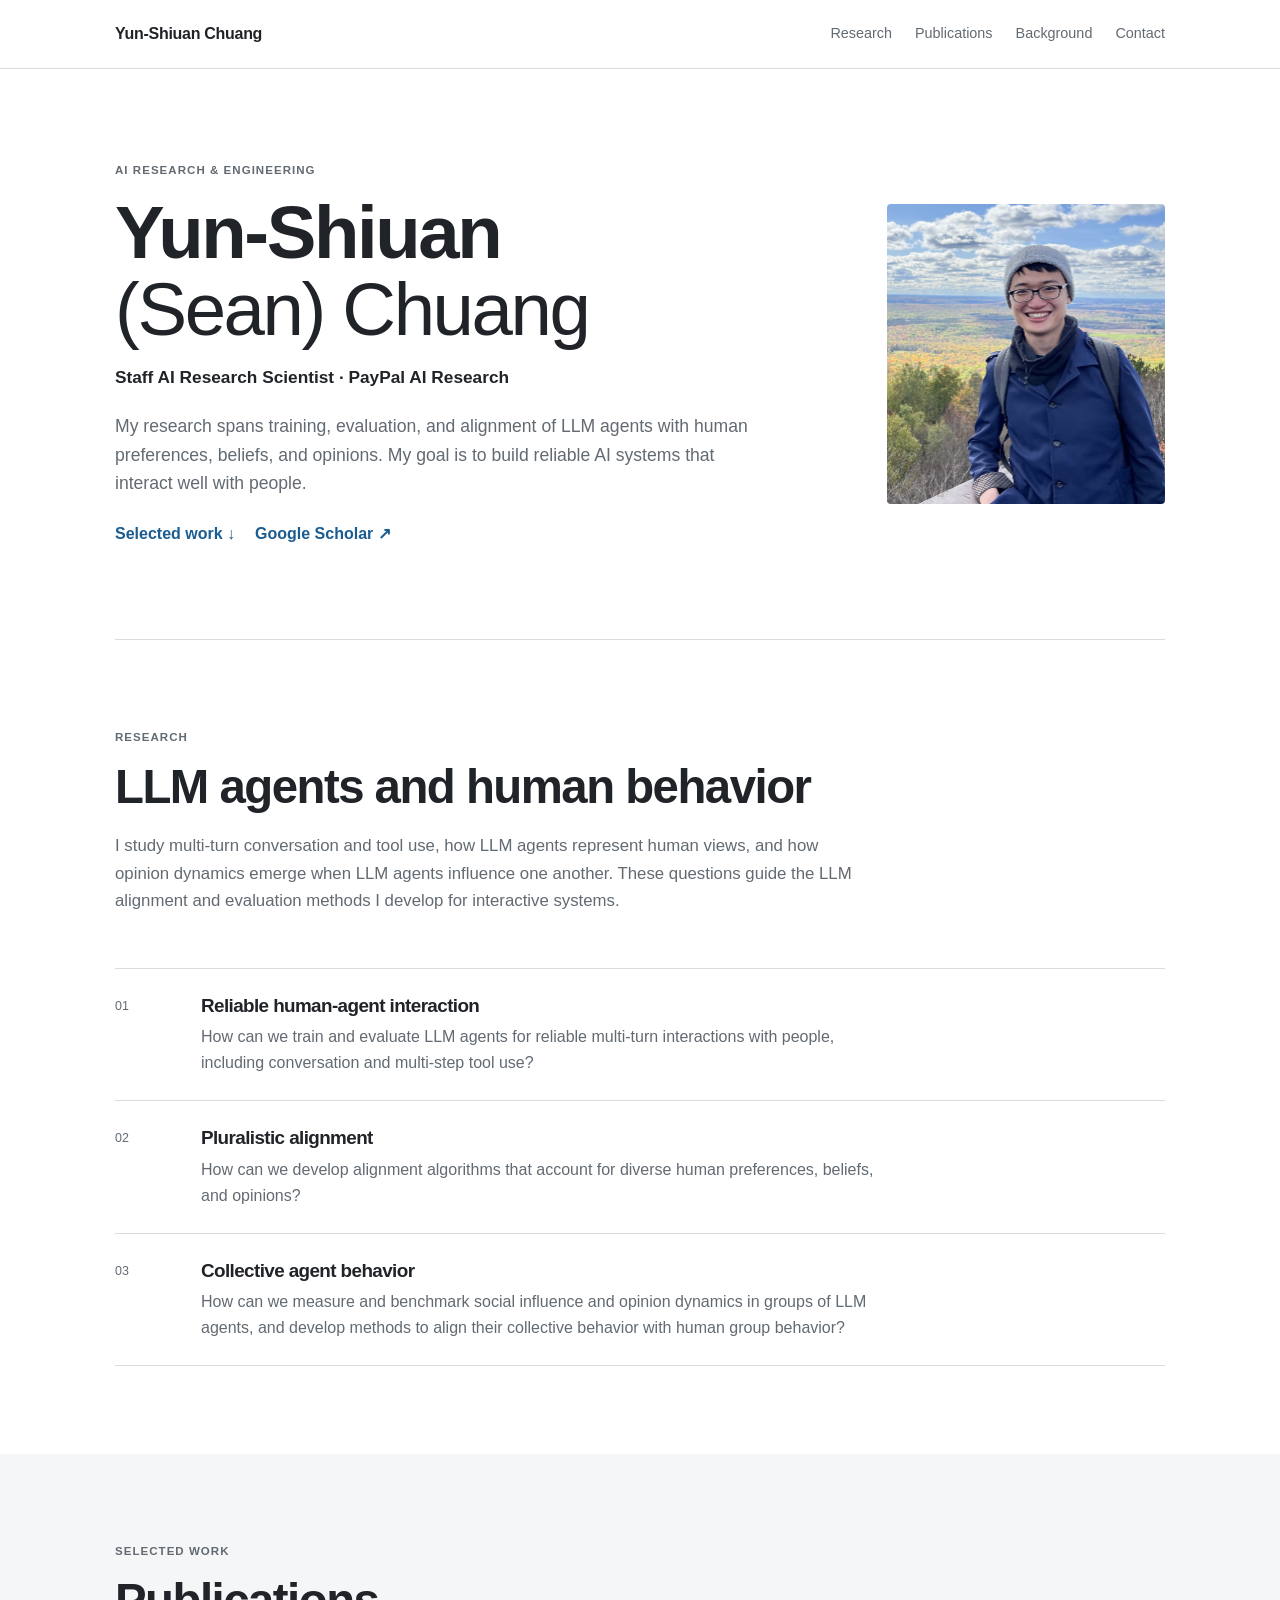
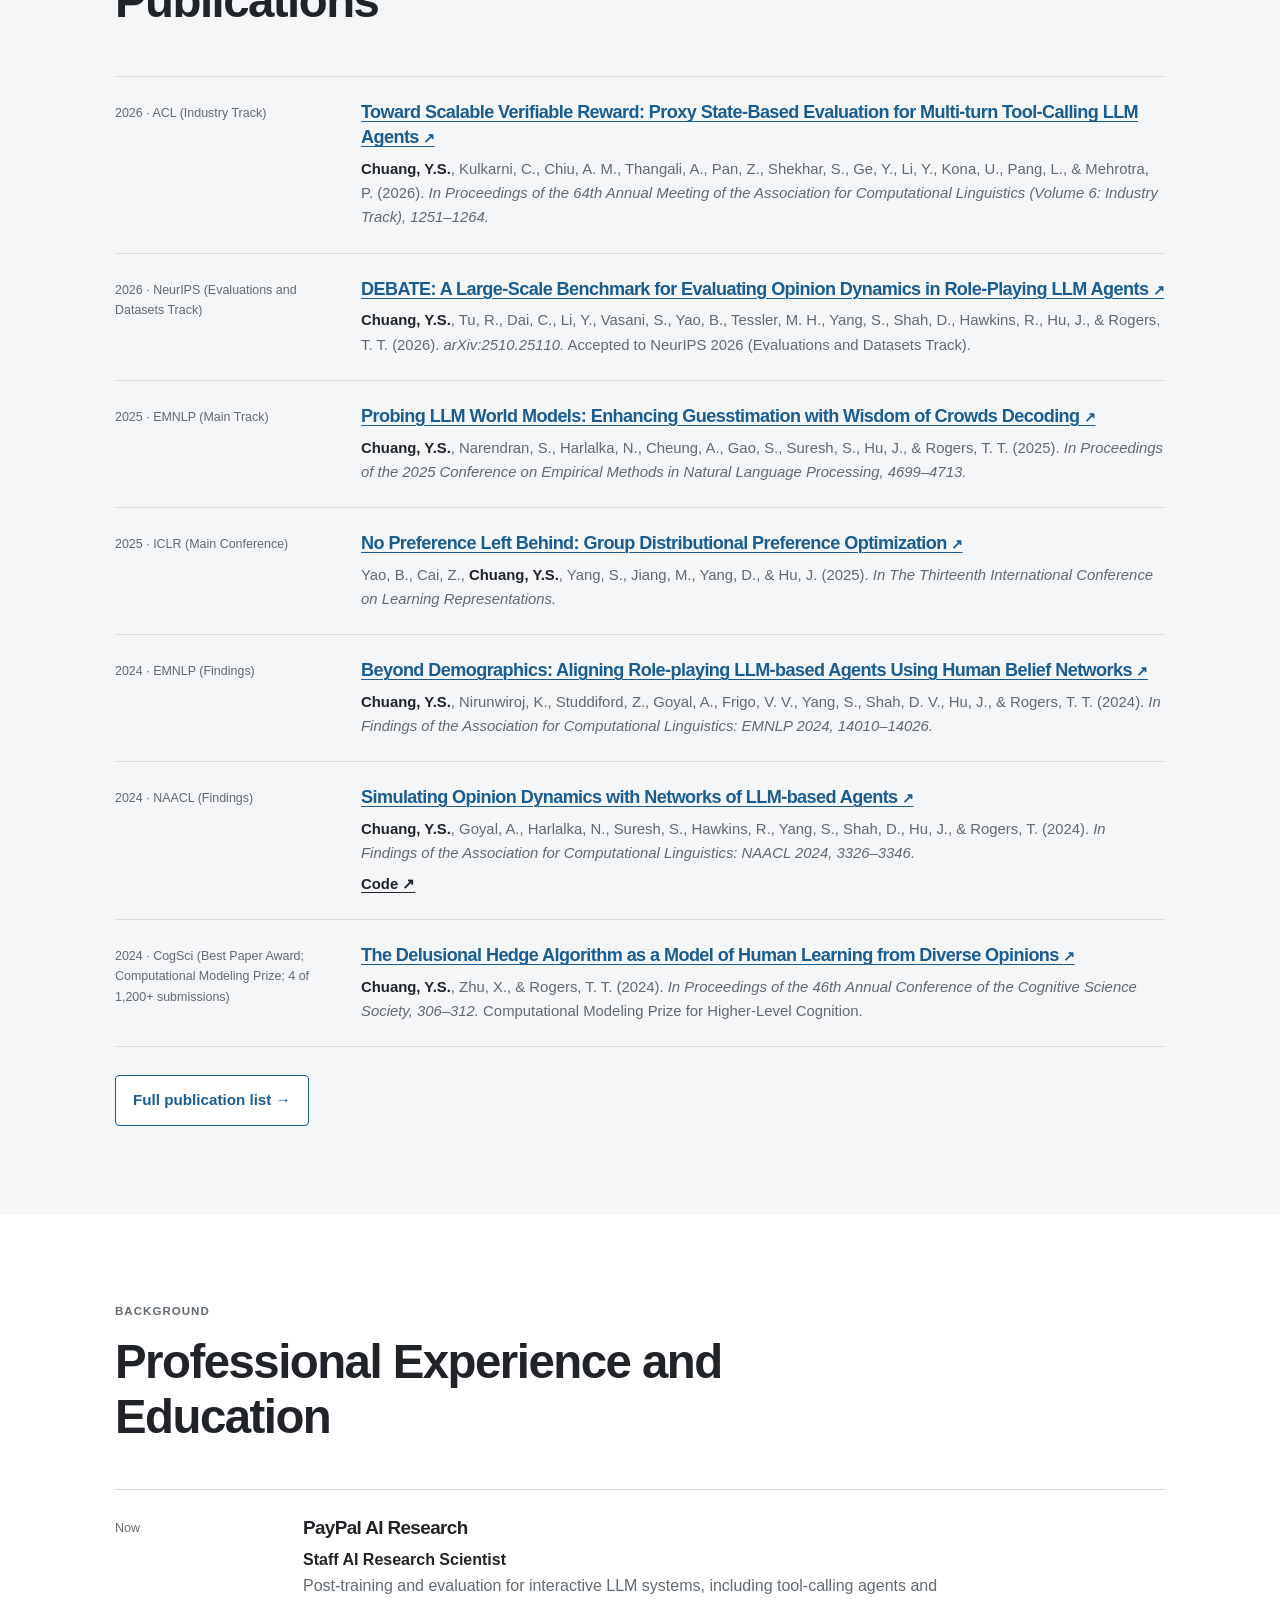
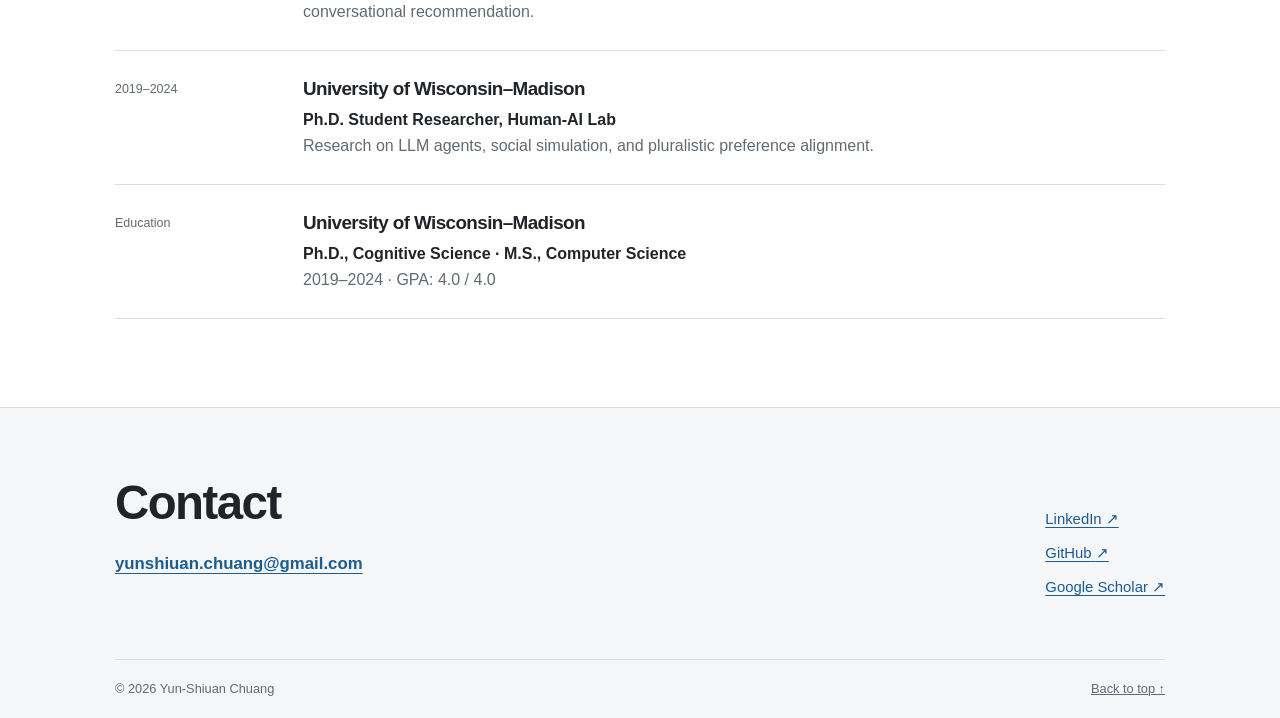
<file: index.html>
<!doctype html>
<html lang="en">
  <head>
    <meta charset="utf-8">
    <meta name="viewport" content="width=device-width, initial-scale=1">
    <meta name="description" content="Yun-Shiuan (Sean) Chuang is a Staff AI Research Scientist working on post-training, evaluation, and alignment for LLM agents.">
    <meta name="author" content="Yun-Shiuan (Sean) Chuang">
    <meta name="theme-color" content="#ffffff">
    <title>Yun-Shiuan (Sean) Chuang | AI Research Scientist</title>
    <link href="css/portfolio-2026.css" rel="stylesheet">
  </head>
  <body class="site-home">
    <a class="skip-link" href="#main-content">Skip to content</a>

    <header class="site-header">
      <nav class="content-width site-nav" aria-label="Primary navigation">
        <a class="site-name" href="#top">Yun-Shiuan Chuang</a>
        <div class="nav-links">
          <a href="#research">Research</a>
          <a href="publications.html">Publications</a>
          <a href="#background">Background</a>
          <a href="#contact">Contact</a>
        </div>
      </nav>
    </header>

    <main id="main-content">
      <section class="hero content-width" id="top" aria-labelledby="page-title">
        <div class="hero-copy">
          <p class="eyebrow">AI research &amp; engineering</p>
          <h1 id="page-title">Yun-Shiuan<br><span>(Sean) Chuang</span></h1>
          <p class="hero-role">Staff AI Research Scientist · PayPal AI Research</p>
          <p class="hero-intro">My research spans training, evaluation, and alignment of LLM agents with human preferences, beliefs, and opinions. My goal is to build reliable AI systems that interact well with people.</p>
          <p class="link-row">
            <a href="#publications">Selected work <span aria-hidden="true">↓</span></a>
            <a href="https://scholar.google.com/citations?user=XO6Nt0AAAAAJ&amp;hl=en" target="_blank" rel="noopener noreferrer">Google Scholar <span aria-hidden="true">↗</span></a>
          </p>
        </div>
        <figure class="portrait">
          <img src="img/about/sean-chuang-2023.jpg" alt="Yun-Shiuan (Sean) Chuang">
        </figure>
      </section>

      <section class="section content-width" id="research" aria-labelledby="research-title">
        <div class="section-intro">
          <p class="eyebrow">Research</p>
          <h2 id="research-title">LLM agents and human behavior</h2>
          <p>I study multi-turn conversation and tool use, how LLM agents represent human views, and how opinion dynamics emerge when LLM agents influence one another. These questions guide the LLM alignment and evaluation methods I develop for interactive systems.</p>
        </div>
        <div class="interest-list" aria-label="Research interests">
          <article>
            <p class="item-number">01</p>
            <div><h3>Reliable human-agent interaction</h3><p>How can we train and evaluate LLM agents for reliable multi-turn interactions with people, including conversation and multi-step tool use?</p></div>
          </article>
          <article>
            <p class="item-number">02</p>
            <div><h3>Pluralistic alignment</h3><p>How can we develop alignment algorithms that account for diverse human preferences, beliefs, and opinions?</p></div>
          </article>
          <article>
            <p class="item-number">03</p>
            <div><h3>Collective agent behavior</h3><p>How can we measure and benchmark social influence and opinion dynamics in groups of LLM agents, and develop methods to align their collective behavior with human group behavior?</p></div>
          </article>
        </div>
      </section>

      <section class="section section-muted" id="publications" aria-labelledby="publications-title">
        <div class="content-width">
          <div class="section-heading-row">
            <div>
              <p class="eyebrow">Selected work</p>
              <h2 id="publications-title">Publications</h2>
            </div>
          </div>

          <div class="publication-list">
            <article class="publication">
              <p class="publication-year">2026 · ACL (Industry Track)</p>
              <div>
                <h3><a href="https://aclanthology.org/2026.acl-industry.87/" target="_blank" rel="noopener noreferrer">Toward Scalable Verifiable Reward: Proxy State-Based Evaluation for Multi-turn Tool-Calling LLM Agents <span aria-hidden="true">↗</span></a></h3>
                <p><strong>Chuang, Y.S.</strong>, Kulkarni, C., Chiu, A. M., Thangali, A., Pan, Z., Shekhar, S., Ge, Y., Li, Y., Kona, U., Pang, L., &amp; Mehrotra, P. (2026). <cite>In Proceedings of the 64th Annual Meeting of the Association for Computational Linguistics (Volume 6: Industry Track), 1251–1264.</cite></p>
              </div>
            </article>
            <article class="publication">
              <p class="publication-year">2026 · NeurIPS (Evaluations and Datasets Track)</p>
              <div>
                <h3><a href="https://arxiv.org/pdf/2510.25110" target="_blank" rel="noopener noreferrer">DEBATE: A Large-Scale Benchmark for Evaluating Opinion Dynamics in Role-Playing LLM Agents <span aria-hidden="true">↗</span></a></h3>
                <p><strong>Chuang, Y.S.</strong>, Tu, R., Dai, C., Li, Y., Vasani, S., Yao, B., Tessler, M. H., Yang, S., Shah, D., Hawkins, R., Hu, J., &amp; Rogers, T. T. (2026). <cite>arXiv:2510.25110.</cite> Accepted to NeurIPS 2026 (Evaluations and Datasets Track).</p>
              </div>
            </article>
            <article class="publication">
              <p class="publication-year">2025 · EMNLP (Main Track)</p>
              <div>
                <h3><a href="https://aclanthology.org/2025.emnlp-main.234.pdf" target="_blank" rel="noopener noreferrer">Probing LLM World Models: Enhancing Guesstimation with Wisdom of Crowds Decoding <span aria-hidden="true">↗</span></a></h3>
                <p><strong>Chuang, Y.S.</strong>, Narendran, S., Harlalka, N., Cheung, A., Gao, S., Suresh, S., Hu, J., &amp; Rogers, T. T. (2025). <cite>In Proceedings of the 2025 Conference on Empirical Methods in Natural Language Processing, 4699–4713.</cite></p>
              </div>
            </article>
            <article class="publication">
              <p class="publication-year">2025 · ICLR (Main Conference)</p>
              <div>
                <h3><a href="https://proceedings.iclr.cc/paper_files/paper/2025/file/b57b9aafccf6bf6a76d01079e316e14d-Paper-Conference.pdf" target="_blank" rel="noopener noreferrer">No Preference Left Behind: Group Distributional Preference Optimization <span aria-hidden="true">↗</span></a></h3>
                <p>Yao, B., Cai, Z., <strong>Chuang, Y.S.</strong>, Yang, S., Jiang, M., Yang, D., &amp; Hu, J. (2025). <cite>In The Thirteenth International Conference on Learning Representations.</cite></p>
              </div>
            </article>
            <article class="publication">
              <p class="publication-year">2024 · EMNLP (Findings)</p>
              <div>
                <h3><a href="https://aclanthology.org/2024.findings-emnlp.819.pdf" target="_blank" rel="noopener noreferrer">Beyond Demographics: Aligning Role-playing LLM-based Agents Using Human Belief Networks <span aria-hidden="true">↗</span></a></h3>
                <p><strong>Chuang, Y.S.</strong>, Nirunwiroj, K., Studdiford, Z., Goyal, A., Frigo, V. V., Yang, S., Shah, D. V., Hu, J., &amp; Rogers, T. T. (2024). <cite>In Findings of the Association for Computational Linguistics: EMNLP 2024, 14010–14026.</cite></p>
              </div>
            </article>
            <article class="publication">
              <p class="publication-year">2024 · NAACL (Findings)</p>
              <div>
                <h3><a href="https://aclanthology.org/2024.findings-naacl.211.pdf" target="_blank" rel="noopener noreferrer">Simulating Opinion Dynamics with Networks of LLM-based Agents <span aria-hidden="true">↗</span></a></h3>
                <p><strong>Chuang, Y.S.</strong>, Goyal, A., Harlalka, N., Suresh, S., Hawkins, R., Yang, S., Shah, D., Hu, J., &amp; Rogers, T. (2024). <cite>In Findings of the Association for Computational Linguistics: NAACL 2024, 3326–3346.</cite></p>
                <p class="publication-resources"><a href="https://github.com/yunshiuan/llm-agent-opinion-dynamics" target="_blank" rel="noopener noreferrer">Code <span aria-hidden="true">↗</span></a></p>
              </div>
            </article>
            <article class="publication">
              <p class="publication-year">2024 · CogSci (Best Paper Award; Computational Modeling Prize; 4 of 1,200+ submissions)</p>
              <div>
                <h3><a href="https://escholarship.org/content/qt7qj5g4n7/qt7qj5g4n7.pdf" target="_blank" rel="noopener noreferrer">The Delusional Hedge Algorithm as a Model of Human Learning from Diverse Opinions <span aria-hidden="true">↗</span></a></h3>
                <p><strong>Chuang, Y.S.</strong>, Zhu, X., &amp; Rogers, T. T. (2024). <cite>In Proceedings of the 46th Annual Conference of the Cognitive Science Society, 306–312.</cite> Computational Modeling Prize for Higher-Level Cognition.</p>
              </div>
            </article>
          </div>
          <a class="full-publications-link" href="publications.html">Full publication list <span aria-hidden="true">→</span></a>
        </div>
      </section>

      <section class="section content-width" id="background" aria-labelledby="background-title">
        <div class="section-intro background-intro">
          <p class="eyebrow">Background</p>
          <h2 id="background-title">Professional Experience and Education</h2>
        </div>
        <div class="background-list">
          <article>
            <p class="background-date">Now</p>
            <div><h3>PayPal AI Research</h3><p><strong>Staff AI Research Scientist</strong><br>Post-training and evaluation for interactive LLM systems, including tool-calling agents and conversational recommendation.</p></div>
          </article>
          <article>
            <p class="background-date">2019–2024</p>
            <div><h3>University of Wisconsin–Madison</h3><p><strong>Ph.D. Student Researcher, Human-AI Lab</strong><br>Research on LLM agents, social simulation, and pluralistic preference alignment.</p></div>
          </article>
          <article>
            <p class="background-date">Education</p>
            <div><h3>University of Wisconsin–Madison</h3><p><strong>Ph.D., Cognitive Science · M.S., Computer Science</strong><br>2019–2024 · GPA: 4.0 / 4.0</p></div>
          </article>
        </div>
      </section>
    </main>

    <footer class="site-footer" id="contact">
      <div class="content-width footer-main">
        <div>
          <h2>Contact</h2>
          <a class="email-link" href="mailto:yunshiuan.chuang@gmail.com">yunshiuan.chuang@gmail.com</a>
        </div>
        <div class="footer-links" aria-label="Profile links">
          <a href="https://www.linkedin.com/in/yunshiuanchuang/" target="_blank" rel="noopener noreferrer">LinkedIn <span aria-hidden="true">↗</span></a>
          <a href="https://github.com/yunshiuan" target="_blank" rel="noopener noreferrer">GitHub <span aria-hidden="true">↗</span></a>
          <a href="https://scholar.google.com/citations?user=XO6Nt0AAAAAJ&amp;hl=en" target="_blank" rel="noopener noreferrer">Google Scholar <span aria-hidden="true">↗</span></a>
        </div>
      </div>
      <div class="content-width footer-bottom"><span>© 2026 Yun-Shiuan Chuang</span><a href="#top">Back to top ↑</a></div>
    </footer>
  </body>
</html>
</file>
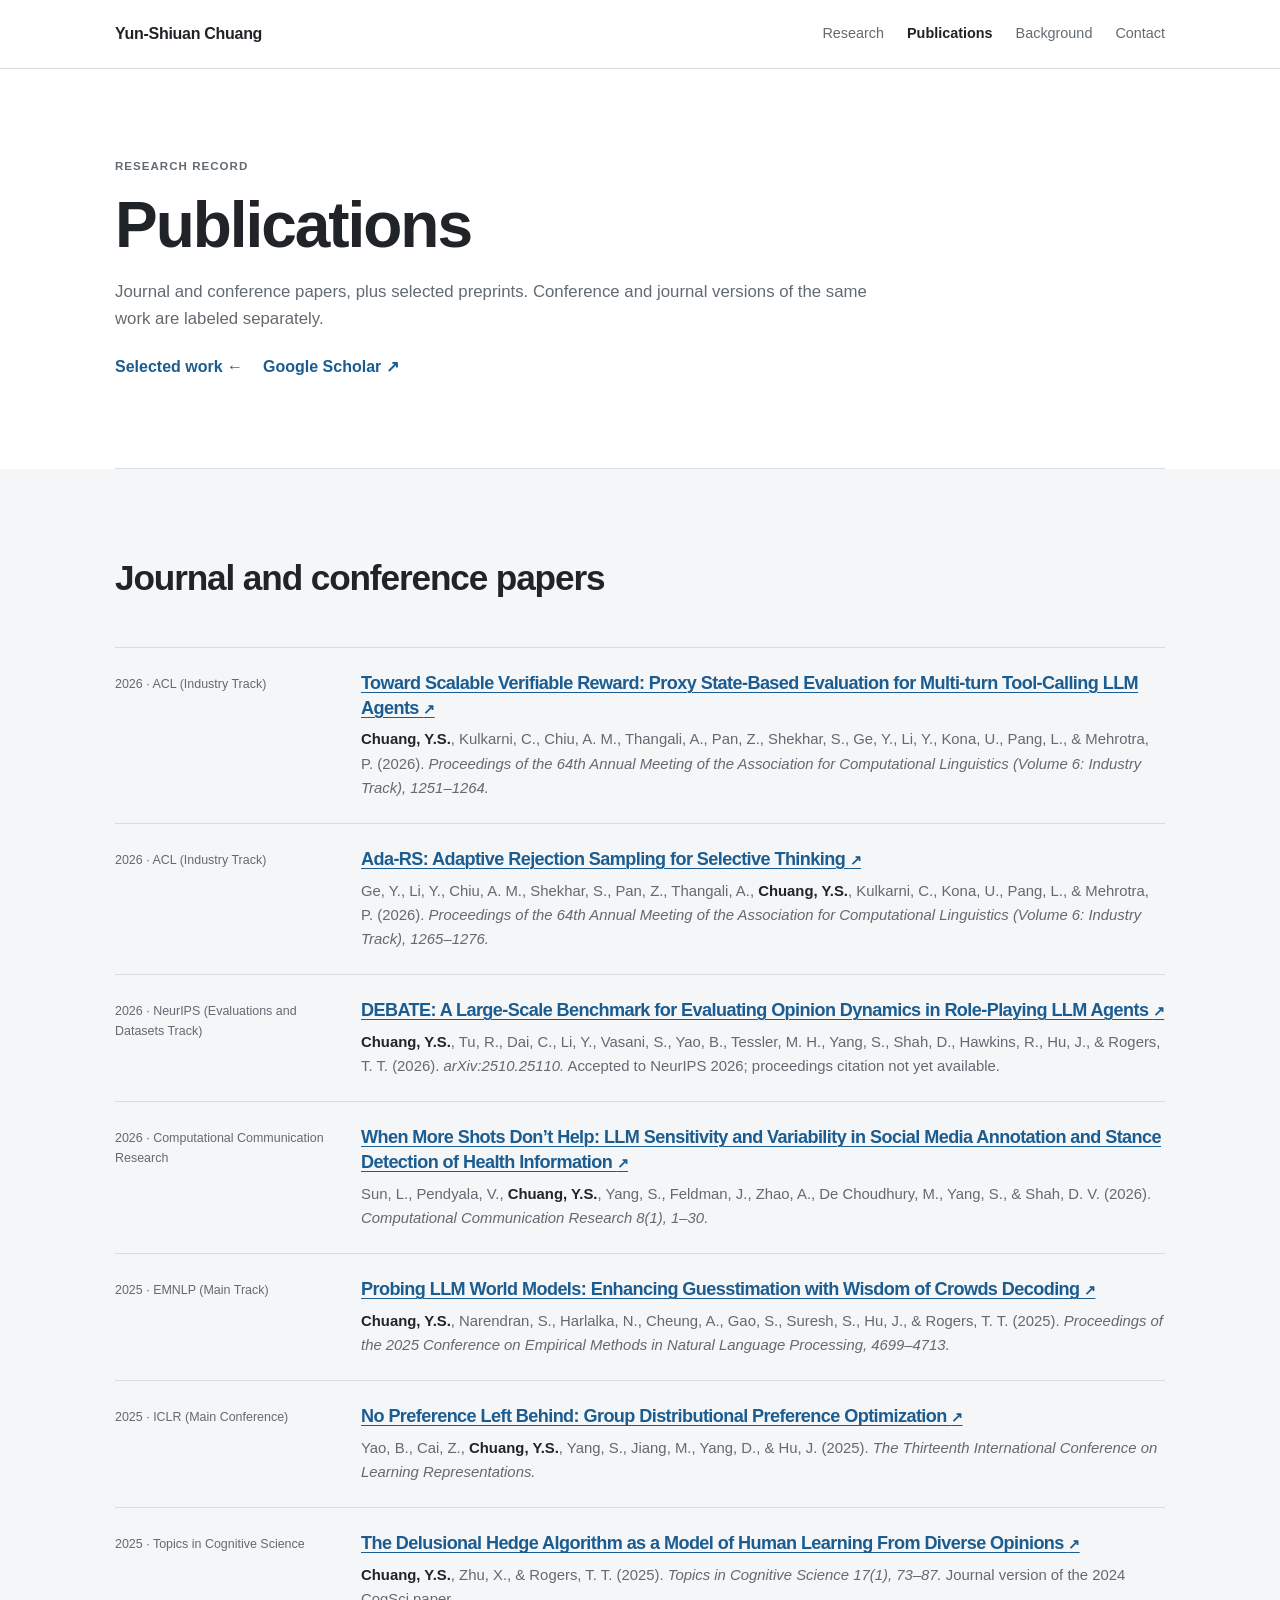
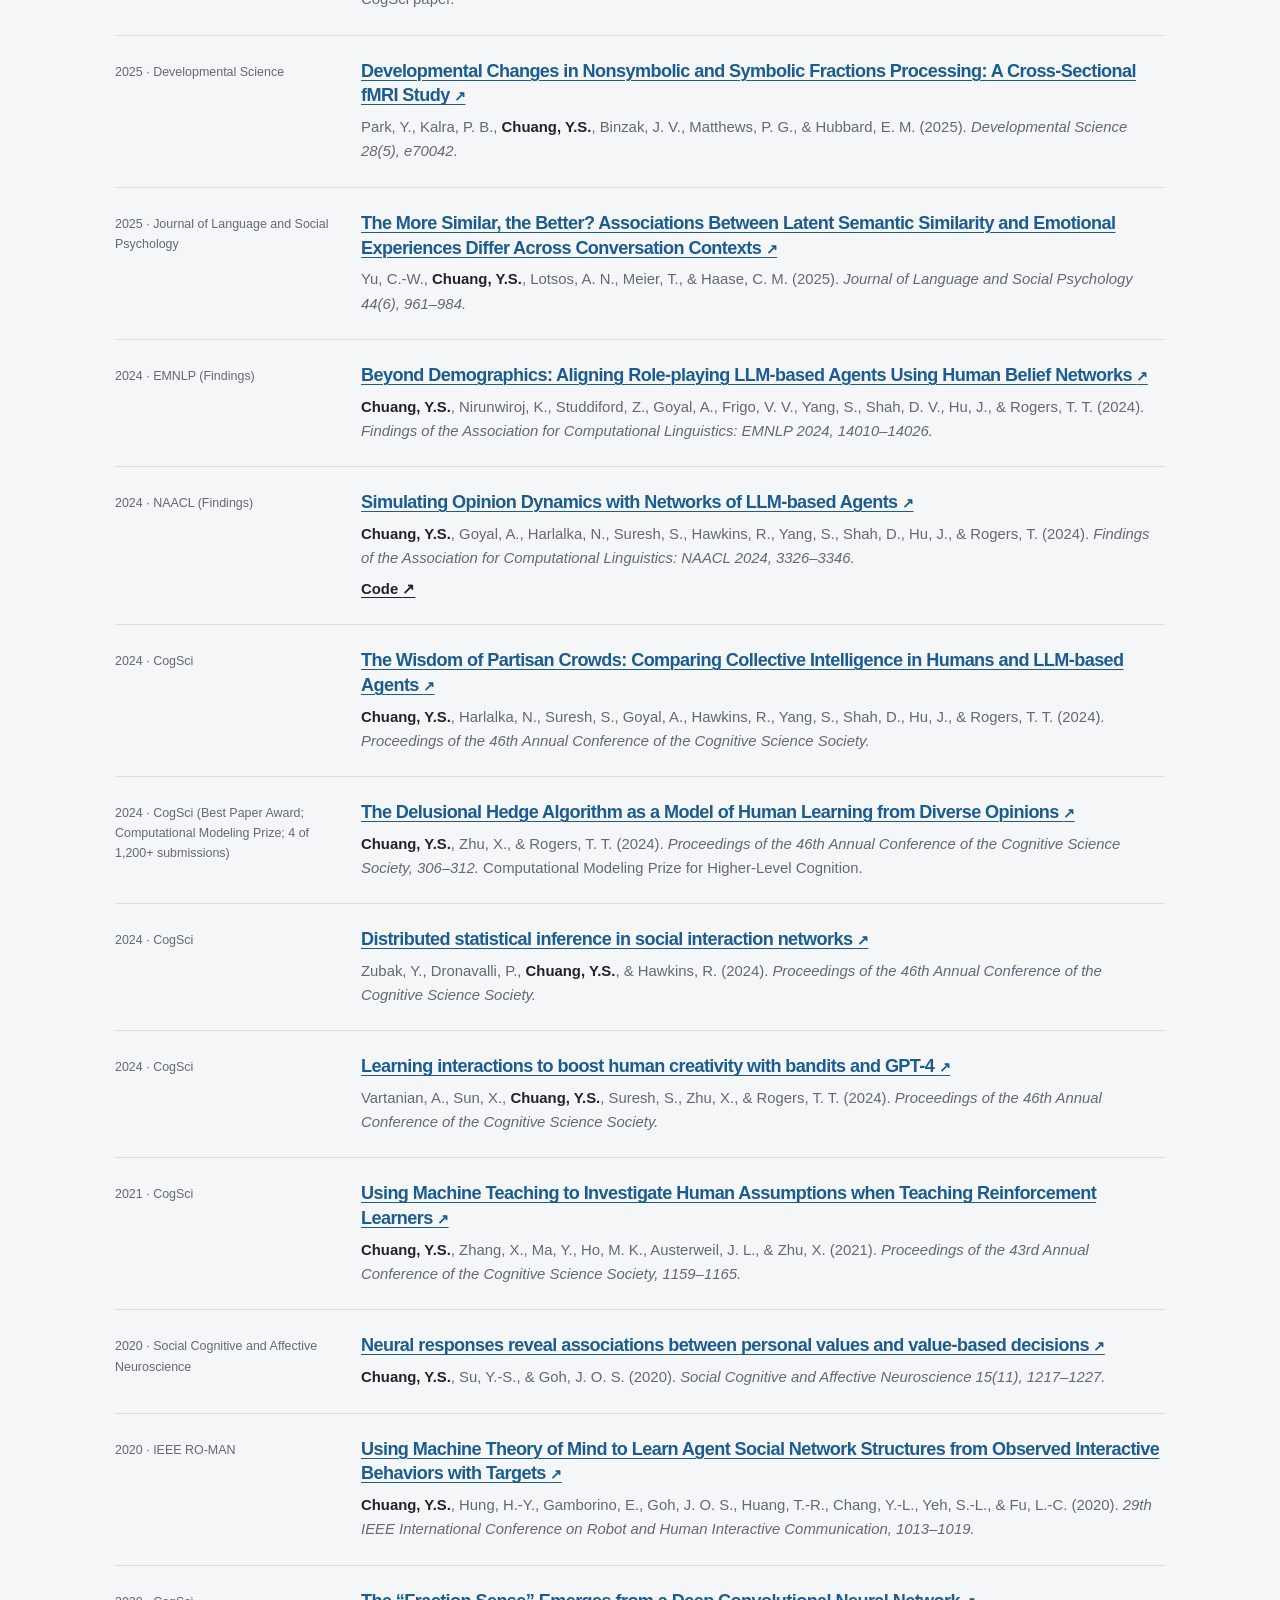
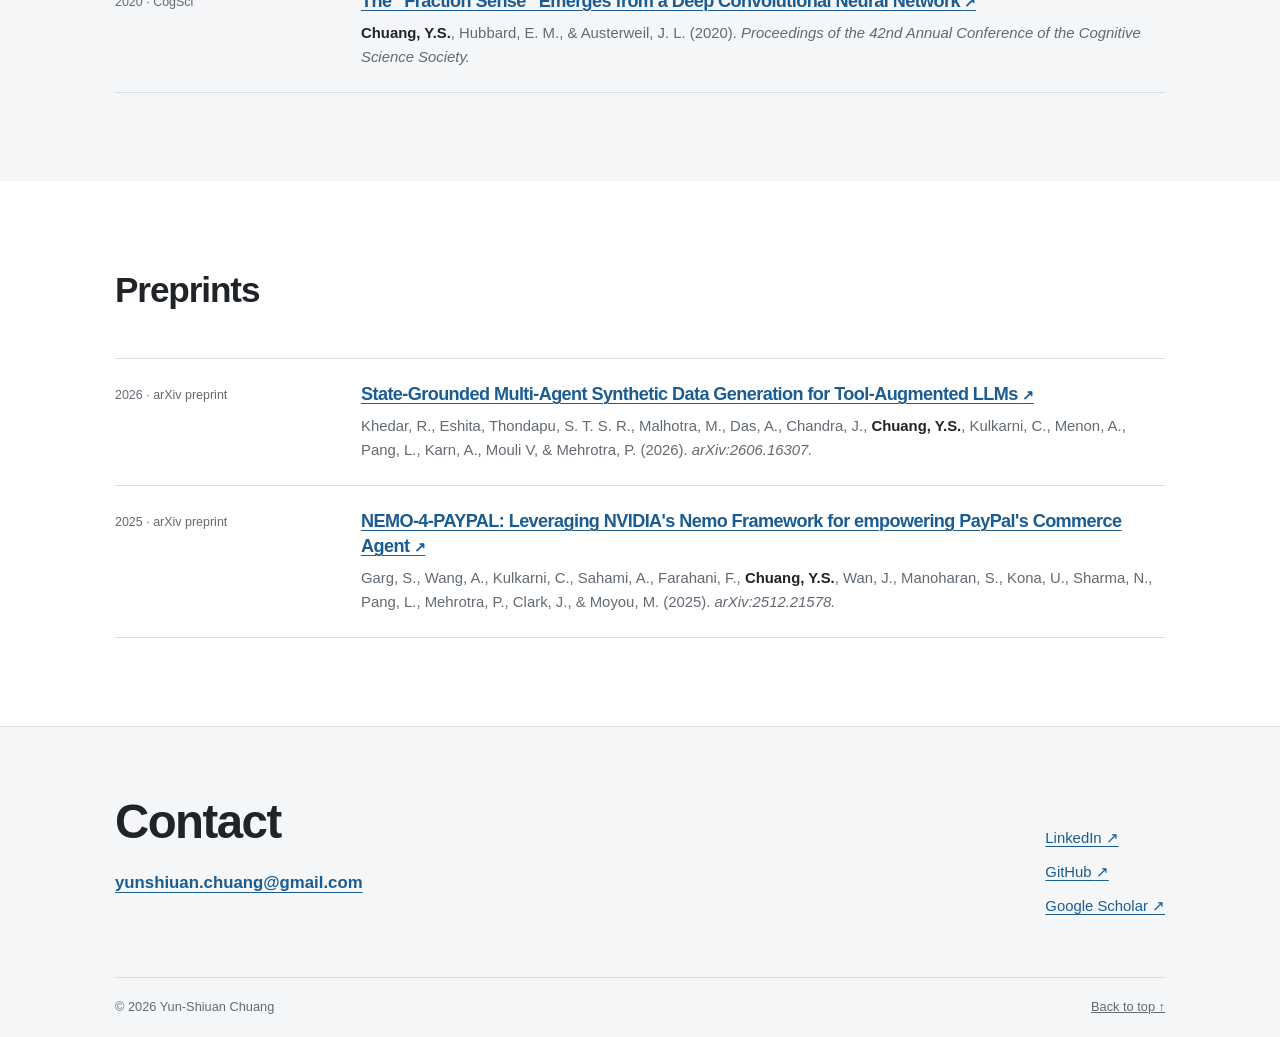
<file: publications.html>
<!doctype html>
<html lang="en">
  <head>
    <meta charset="utf-8">
    <meta name="viewport" content="width=device-width, initial-scale=1">
    <meta name="description" content="Full publication record of Yun-Shiuan (Sean) Chuang.">
    <meta name="author" content="Yun-Shiuan (Sean) Chuang">
    <meta name="theme-color" content="#ffffff">
    <title>Publications | Yun-Shiuan (Sean) Chuang</title>
    <link href="css/portfolio-2026.css" rel="stylesheet">
  </head>
  <body class="site-home">
    <a class="skip-link" href="#main-content">Skip to content</a>

    <header class="site-header">
      <nav class="content-width site-nav" aria-label="Primary navigation">
        <a class="site-name" href="index.html#top">Yun-Shiuan Chuang</a>
        <div class="nav-links">
          <a href="index.html#research">Research</a>
          <a href="publications.html" aria-current="page">Publications</a>
          <a href="index.html#background">Background</a>
          <a href="#contact">Contact</a>
        </div>
      </nav>
    </header>

    <main id="main-content">
      <section class="section content-width bibliography-intro" aria-labelledby="page-title">
        <p class="eyebrow">Research record</p>
        <h1 id="page-title">Publications</h1>
        <p>Journal and conference papers, plus selected preprints. Conference and journal versions of the same work are labeled separately.</p>
        <p class="link-row">
          <a href="index.html#publications">Selected work <span aria-hidden="true">←</span></a>
          <a href="https://scholar.google.com/citations?user=XO6Nt0AAAAAJ&amp;hl=en" target="_blank" rel="noopener noreferrer">Google Scholar <span aria-hidden="true">↗</span></a>
        </p>
      </section>

      <section class="section section-muted" aria-labelledby="papers-title">
        <div class="content-width">
          <h2 class="bibliography-heading" id="papers-title">Journal and conference papers</h2>
          <div class="publication-list">
            <article class="publication">
              <p class="publication-year">2026 · ACL (Industry Track)</p>
              <div>
                <h3><a href="https://aclanthology.org/2026.acl-industry.87/" target="_blank" rel="noopener noreferrer">Toward Scalable Verifiable Reward: Proxy State-Based Evaluation for Multi-turn Tool-Calling LLM Agents <span aria-hidden="true">↗</span></a></h3>
                <p><strong>Chuang, Y.S.</strong>, Kulkarni, C., Chiu, A. M., Thangali, A., Pan, Z., Shekhar, S., Ge, Y., Li, Y., Kona, U., Pang, L., &amp; Mehrotra, P. (2026). <cite>Proceedings of the 64th Annual Meeting of the Association for Computational Linguistics (Volume 6: Industry Track), 1251–1264.</cite></p>
              </div>
            </article>
            <article class="publication">
              <p class="publication-year">2026 · ACL (Industry Track)</p>
              <div>
                <h3><a href="https://aclanthology.org/2026.acl-industry.88/" target="_blank" rel="noopener noreferrer">Ada-RS: Adaptive Rejection Sampling for Selective Thinking <span aria-hidden="true">↗</span></a></h3>
                <p>Ge, Y., Li, Y., Chiu, A. M., Shekhar, S., Pan, Z., Thangali, A., <strong>Chuang, Y.S.</strong>, Kulkarni, C., Kona, U., Pang, L., &amp; Mehrotra, P. (2026). <cite>Proceedings of the 64th Annual Meeting of the Association for Computational Linguistics (Volume 6: Industry Track), 1265–1276.</cite></p>
              </div>
            </article>
            <article class="publication">
              <p class="publication-year">2026 · NeurIPS (Evaluations and Datasets Track)</p>
              <div>
                <h3><a href="https://arxiv.org/abs/2510.25110" target="_blank" rel="noopener noreferrer">DEBATE: A Large-Scale Benchmark for Evaluating Opinion Dynamics in Role-Playing LLM Agents <span aria-hidden="true">↗</span></a></h3>
                <p><strong>Chuang, Y.S.</strong>, Tu, R., Dai, C., Li, Y., Vasani, S., Yao, B., Tessler, M. H., Yang, S., Shah, D., Hawkins, R., Hu, J., &amp; Rogers, T. T. (2026). <cite>arXiv:2510.25110.</cite> Accepted to NeurIPS 2026; proceedings citation not yet available.</p>
              </div>
            </article>
            <article class="publication">
              <p class="publication-year">2026 · Computational Communication Research</p>
              <div>
                <h3><a href="https://www.aup-online.com/content/journals/10.5117/CCR2026.1.4.SUN" target="_blank" rel="noopener noreferrer">When More Shots Don’t Help: LLM Sensitivity and Variability in Social Media Annotation and Stance Detection of Health Information <span aria-hidden="true">↗</span></a></h3>
                <p>Sun, L., Pendyala, V., <strong>Chuang, Y.S.</strong>, Yang, S., Feldman, J., Zhao, A., De Choudhury, M., Yang, S., &amp; Shah, D. V. (2026). <cite>Computational Communication Research 8(1), 1–30.</cite></p>
              </div>
            </article>
            <article class="publication">
              <p class="publication-year">2025 · EMNLP (Main Track)</p>
              <div>
                <h3><a href="https://aclanthology.org/2025.emnlp-main.234/" target="_blank" rel="noopener noreferrer">Probing LLM World Models: Enhancing Guesstimation with Wisdom of Crowds Decoding <span aria-hidden="true">↗</span></a></h3>
                <p><strong>Chuang, Y.S.</strong>, Narendran, S., Harlalka, N., Cheung, A., Gao, S., Suresh, S., Hu, J., &amp; Rogers, T. T. (2025). <cite>Proceedings of the 2025 Conference on Empirical Methods in Natural Language Processing, 4699–4713.</cite></p>
              </div>
            </article>
            <article class="publication">
              <p class="publication-year">2025 · ICLR (Main Conference)</p>
              <div>
                <h3><a href="https://proceedings.iclr.cc/paper_files/paper/2025/hash/b57b9aafccf6bf6a76d01079e316e14d-Abstract-Conference.html" target="_blank" rel="noopener noreferrer">No Preference Left Behind: Group Distributional Preference Optimization <span aria-hidden="true">↗</span></a></h3>
                <p>Yao, B., Cai, Z., <strong>Chuang, Y.S.</strong>, Yang, S., Jiang, M., Yang, D., &amp; Hu, J. (2025). <cite>The Thirteenth International Conference on Learning Representations.</cite></p>
              </div>
            </article>
            <article class="publication">
              <p class="publication-year">2025 · Topics in Cognitive Science</p>
              <div>
                <h3><a href="https://doi.org/10.1111/tops.12783" target="_blank" rel="noopener noreferrer">The Delusional Hedge Algorithm as a Model of Human Learning From Diverse Opinions <span aria-hidden="true">↗</span></a></h3>
                <p><strong>Chuang, Y.S.</strong>, Zhu, X., &amp; Rogers, T. T. (2025). <cite>Topics in Cognitive Science 17(1), 73–87.</cite> Journal version of the 2024 CogSci paper.</p>
              </div>
            </article>
            <article class="publication">
              <p class="publication-year">2025 · Developmental Science</p>
              <div>
                <h3><a href="https://doi.org/10.1111/desc.70042" target="_blank" rel="noopener noreferrer">Developmental Changes in Nonsymbolic and Symbolic Fractions Processing: A Cross-Sectional fMRI Study <span aria-hidden="true">↗</span></a></h3>
                <p>Park, Y., Kalra, P. B., <strong>Chuang, Y.S.</strong>, Binzak, J. V., Matthews, P. G., &amp; Hubbard, E. M. (2025). <cite>Developmental Science 28(5), e70042.</cite></p>
              </div>
            </article>
            <article class="publication">
              <p class="publication-year">2025 · Journal of Language and Social Psychology</p>
              <div>
                <h3><a href="https://doi.org/10.1177/0261927X251343096" target="_blank" rel="noopener noreferrer">The More Similar, the Better? Associations Between Latent Semantic Similarity and Emotional Experiences Differ Across Conversation Contexts <span aria-hidden="true">↗</span></a></h3>
                <p>Yu, C.-W., <strong>Chuang, Y.S.</strong>, Lotsos, A. N., Meier, T., &amp; Haase, C. M. (2025). <cite>Journal of Language and Social Psychology 44(6), 961–984.</cite></p>
              </div>
            </article>
            <article class="publication">
              <p class="publication-year">2024 · EMNLP (Findings)</p>
              <div>
                <h3><a href="https://aclanthology.org/2024.findings-emnlp.819/" target="_blank" rel="noopener noreferrer">Beyond Demographics: Aligning Role-playing LLM-based Agents Using Human Belief Networks <span aria-hidden="true">↗</span></a></h3>
                <p><strong>Chuang, Y.S.</strong>, Nirunwiroj, K., Studdiford, Z., Goyal, A., Frigo, V. V., Yang, S., Shah, D. V., Hu, J., &amp; Rogers, T. T. (2024). <cite>Findings of the Association for Computational Linguistics: EMNLP 2024, 14010–14026.</cite></p>
              </div>
            </article>
            <article class="publication">
              <p class="publication-year">2024 · NAACL (Findings)</p>
              <div>
                <h3><a href="https://aclanthology.org/2024.findings-naacl.211/" target="_blank" rel="noopener noreferrer">Simulating Opinion Dynamics with Networks of LLM-based Agents <span aria-hidden="true">↗</span></a></h3>
                <p><strong>Chuang, Y.S.</strong>, Goyal, A., Harlalka, N., Suresh, S., Hawkins, R., Yang, S., Shah, D., Hu, J., &amp; Rogers, T. (2024). <cite>Findings of the Association for Computational Linguistics: NAACL 2024, 3326–3346.</cite></p>
                <p class="publication-resources"><a href="https://github.com/yunshiuan/llm-agent-opinion-dynamics" target="_blank" rel="noopener noreferrer">Code <span aria-hidden="true">↗</span></a></p>
              </div>
            </article>
            <article class="publication">
              <p class="publication-year">2024 · CogSci</p>
              <div>
                <h3><a href="https://escholarship.org/uc/item/3k67x8s5" target="_blank" rel="noopener noreferrer">The Wisdom of Partisan Crowds: Comparing Collective Intelligence in Humans and LLM-based Agents <span aria-hidden="true">↗</span></a></h3>
                <p><strong>Chuang, Y.S.</strong>, Harlalka, N., Suresh, S., Goyal, A., Hawkins, R., Yang, S., Shah, D., Hu, J., &amp; Rogers, T. T. (2024). <cite>Proceedings of the 46th Annual Conference of the Cognitive Science Society.</cite></p>
              </div>
            </article>
            <article class="publication">
              <p class="publication-year">2024 · CogSci (Best Paper Award; Computational Modeling Prize; 4 of 1,200+ submissions)</p>
              <div>
                <h3><a href="https://escholarship.org/content/qt7qj5g4n7/qt7qj5g4n7.pdf" target="_blank" rel="noopener noreferrer">The Delusional Hedge Algorithm as a Model of Human Learning from Diverse Opinions <span aria-hidden="true">↗</span></a></h3>
                <p><strong>Chuang, Y.S.</strong>, Zhu, X., &amp; Rogers, T. T. (2024). <cite>Proceedings of the 46th Annual Conference of the Cognitive Science Society, 306–312.</cite> Computational Modeling Prize for Higher-Level Cognition.</p>
              </div>
            </article>
            <article class="publication">
              <p class="publication-year">2024 · CogSci</p>
              <div>
                <h3><a href="https://escholarship.org/uc/item/8km974x4" target="_blank" rel="noopener noreferrer">Distributed statistical inference in social interaction networks <span aria-hidden="true">↗</span></a></h3>
                <p>Zubak, Y., Dronavalli, P., <strong>Chuang, Y.S.</strong>, &amp; Hawkins, R. (2024). <cite>Proceedings of the 46th Annual Conference of the Cognitive Science Society.</cite></p>
              </div>
            </article>
            <article class="publication">
              <p class="publication-year">2024 · CogSci</p>
              <div>
                <h3><a href="https://arxiv.org/abs/2311.10127" target="_blank" rel="noopener noreferrer">Learning interactions to boost human creativity with bandits and GPT-4 <span aria-hidden="true">↗</span></a></h3>
                <p>Vartanian, A., Sun, X., <strong>Chuang, Y.S.</strong>, Suresh, S., Zhu, X., &amp; Rogers, T. T. (2024). <cite>Proceedings of the 46th Annual Conference of the Cognitive Science Society.</cite></p>
              </div>
            </article>
            <article class="publication">
              <p class="publication-year">2021 · CogSci</p>
              <div>
                <h3><a href="https://escholarship.org/content/qt1j6431pr/qt1j6431pr_noSplash_66eb372ded3730d201cd4dd4560f6b02.pdf" target="_blank" rel="noopener noreferrer">Using Machine Teaching to Investigate Human Assumptions when Teaching Reinforcement Learners <span aria-hidden="true">↗</span></a></h3>
                <p><strong>Chuang, Y.S.</strong>, Zhang, X., Ma, Y., Ho, M. K., Austerweil, J. L., &amp; Zhu, X. (2021). <cite>Proceedings of the 43rd Annual Conference of the Cognitive Science Society, 1159–1165.</cite></p>
              </div>
            </article>
            <article class="publication">
              <p class="publication-year">2020 · Social Cognitive and Affective Neuroscience</p>
              <div>
                <h3><a href="https://academic.oup.com/scan/article/15/11/1217/5956559" target="_blank" rel="noopener noreferrer">Neural responses reveal associations between personal values and value-based decisions <span aria-hidden="true">↗</span></a></h3>
                <p><strong>Chuang, Y.S.</strong>, Su, Y.-S., &amp; Goh, J. O. S. (2020). <cite>Social Cognitive and Affective Neuroscience 15(11), 1217–1227.</cite></p>
              </div>
            </article>
            <article class="publication">
              <p class="publication-year">2020 · IEEE RO-MAN</p>
              <div>
                <h3><a href="https://ieeexplore.ieee.org/document/9223453" target="_blank" rel="noopener noreferrer">Using Machine Theory of Mind to Learn Agent Social Network Structures from Observed Interactive Behaviors with Targets <span aria-hidden="true">↗</span></a></h3>
                <p><strong>Chuang, Y.S.</strong>, Hung, H.-Y., Gamborino, E., Goh, J. O. S., Huang, T.-R., Chang, Y.-L., Yeh, S.-L., &amp; Fu, L.-C. (2020). <cite>29th IEEE International Conference on Robot and Human Interactive Communication, 1013–1019.</cite></p>
              </div>
            </article>
            <article class="publication">
              <p class="publication-year">2020 · CogSci</p>
              <div>
                <h3><a href="https://escholarship.org/content/qt8kd4t919/qt8kd4t919.pdf" target="_blank" rel="noopener noreferrer">The “Fraction Sense” Emerges from a Deep Convolutional Neural Network <span aria-hidden="true">↗</span></a></h3>
                <p><strong>Chuang, Y.S.</strong>, Hubbard, E. M., &amp; Austerweil, J. L. (2020). <cite>Proceedings of the 42nd Annual Conference of the Cognitive Science Society.</cite></p>
              </div>
            </article>
          </div>
        </div>
      </section>

      <section class="section content-width" aria-labelledby="preprints-title">
        <h2 class="bibliography-heading" id="preprints-title">Preprints</h2>
        <div class="publication-list">
          <article class="publication">
            <p class="publication-year">2026 · arXiv preprint</p>
            <div>
              <h3><a href="https://arxiv.org/abs/2606.16307" target="_blank" rel="noopener noreferrer">State-Grounded Multi-Agent Synthetic Data Generation for Tool-Augmented LLMs <span aria-hidden="true">↗</span></a></h3>
              <p>Khedar, R., Eshita, Thondapu, S. T. S. R., Malhotra, M., Das, A., Chandra, J., <strong>Chuang, Y.S.</strong>, Kulkarni, C., Menon, A., Pang, L., Karn, A., Mouli V, &amp; Mehrotra, P. (2026). <cite>arXiv:2606.16307.</cite></p>
            </div>
          </article>
          <article class="publication">
            <p class="publication-year">2025 · arXiv preprint</p>
            <div>
              <h3><a href="https://arxiv.org/abs/2512.21578" target="_blank" rel="noopener noreferrer">NEMO-4-PAYPAL: Leveraging NVIDIA's Nemo Framework for empowering PayPal's Commerce Agent <span aria-hidden="true">↗</span></a></h3>
              <p>Garg, S., Wang, A., Kulkarni, C., Sahami, A., Farahani, F., <strong>Chuang, Y.S.</strong>, Wan, J., Manoharan, S., Kona, U., Sharma, N., Pang, L., Mehrotra, P., Clark, J., &amp; Moyou, M. (2025). <cite>arXiv:2512.21578.</cite></p>
            </div>
          </article>
        </div>
      </section>
    </main>

    <footer class="site-footer" id="contact">
      <div class="content-width footer-main">
        <div>
          <h2>Contact</h2>
          <a class="email-link" href="mailto:yunshiuan.chuang@gmail.com">yunshiuan.chuang@gmail.com</a>
        </div>
        <div class="footer-links" aria-label="Profile links">
          <a href="https://www.linkedin.com/in/yunshiuanchuang/" target="_blank" rel="noopener noreferrer">LinkedIn <span aria-hidden="true">↗</span></a>
          <a href="https://github.com/yunshiuan" target="_blank" rel="noopener noreferrer">GitHub <span aria-hidden="true">↗</span></a>
          <a href="https://scholar.google.com/citations?user=XO6Nt0AAAAAJ&amp;hl=en" target="_blank" rel="noopener noreferrer">Google Scholar <span aria-hidden="true">↗</span></a>
        </div>
      </div>
      <div class="content-width footer-bottom"><span>© 2026 Yun-Shiuan Chuang</span><a href="#main-content">Back to top ↑</a></div>
    </footer>
  </body>
</html>
</file>
<file: css/portfolio-2026.css>
:root {
  --text: #202428;
  --muted: #626a72;
  --light: #f5f6f7;
  --rule: #d9dde0;
  --link: #1b5c91;
  --sans: ui-sans-serif, -apple-system, BlinkMacSystemFont, "Segoe UI", sans-serif;
}

* { box-sizing: border-box; }
html { scroll-behavior: smooth; }
body.site-home {
  margin: 0;
  color: var(--text);
  background: #fff;
  font: 16px/1.62 var(--sans);
  -webkit-font-smoothing: antialiased;
}
img { display: block; max-width: 100%; }
a { color: var(--link); }
a:hover, a:focus-visible { color: #0d3f68; }
.content-width { width: min(1050px, calc(100% - 48px)); margin-inline: auto; }

.skip-link {
  position: fixed;
  top: 12px;
  left: 12px;
  z-index: 10;
  padding: 8px 12px;
  color: #fff;
  background: var(--text);
  transform: translateY(-160%);
}
.skip-link:focus { transform: translateY(0); }

.site-header { border-bottom: 1px solid var(--rule); }
.site-nav { display: flex; align-items: center; justify-content: space-between; gap: 32px; min-height: 68px; }
.site-name { color: var(--text); font-weight: 650; letter-spacing: -.018em; text-decoration: none; }
.nav-links { display: flex; gap: 23px; }
.nav-links a { color: var(--muted); font-size: .9rem; text-decoration: none; }
.nav-links a:hover, .nav-links a:focus-visible { color: var(--text); text-decoration: underline; text-underline-offset: 4px; }
.nav-links a[aria-current="page"] { color: var(--text); font-weight: 600; }

.hero { display: grid; grid-template-columns: minmax(0, 1fr) 278px; align-items: center; gap: clamp(45px, 9vw, 135px); padding-block: 92px; border-bottom: 1px solid var(--rule); }
.eyebrow { margin: 0 0 14px; color: var(--muted); font-size: .72rem; font-weight: 650; letter-spacing: .09em; text-transform: uppercase; }
h1, h2, h3, p { margin-top: 0; }
h1, h2, h3 { color: var(--text); letter-spacing: -.032em; }
.hero h1 { margin-bottom: 16px; font-size: clamp(3rem, 6vw, 4.65rem); font-weight: 680; line-height: 1.04; }
.hero h1 span { font-weight: 460; }
.hero-role { margin-bottom: 20px; color: var(--text); font-size: 1.08rem; font-weight: 600; }
.hero-intro { max-width: 650px; margin-bottom: 23px; color: var(--muted); font-size: 1.1rem; }
.link-row { display: flex; flex-wrap: wrap; gap: 20px; margin: 0; }
.link-row a, .plain-link { font-weight: 600; text-decoration: none; }
.link-row a:hover, .link-row a:focus-visible, .plain-link:hover, .plain-link:focus-visible { text-decoration: underline; text-underline-offset: 4px; }
.portrait { width: 278px; margin: 0; }
.portrait img { width: 278px; aspect-ratio: 1 / 1.08; object-fit: cover; object-position: center 31%; border-radius: 4px; }

.section { padding-block: 88px; }
.section-muted { background: var(--light); }
.bibliography-intro { border-bottom: 1px solid var(--rule); }
.bibliography-intro h1 { margin-bottom: 18px; font-size: clamp(2.8rem, 5vw, 4rem); font-weight: 680; line-height: 1.1; }
.bibliography-intro > p:not(.eyebrow):not(.link-row) { max-width: 760px; color: var(--muted); font-size: 1.05rem; }
.bibliography-intro .link-row { margin-top: 22px; }
.bibliography-heading { margin-bottom: 0; font-size: clamp(1.7rem, 3vw, 2.2rem); font-weight: 670; line-height: 1.2; }
.section-intro { max-width: 760px; }
.section-intro h2, .section-heading-row h2, .site-footer h2 { margin-bottom: 17px; font-size: clamp(2rem, 3.7vw, 3rem); font-weight: 670; line-height: 1.16; }
.section-intro > p:last-child { margin-bottom: 0; color: var(--muted); font-size: 1.05rem; }
.interest-list { margin-top: 54px; border-top: 1px solid var(--rule); }
.interest-list article { display: grid; grid-template-columns: 64px minmax(0, 1fr); gap: 22px; padding-block: 24px; border-bottom: 1px solid var(--rule); }
.item-number, .publication-year, .background-date { margin: 3px 0 0; color: var(--muted); font-size: .78rem; font-variant-numeric: tabular-nums; }
.interest-list h3, .background-list h3 { margin-bottom: 6px; font-size: 1.18rem; font-weight: 650; line-height: 1.35; }
.interest-list p:last-child, .background-list p:last-child { max-width: 675px; margin: 0; color: var(--muted); }

.section-heading-row { display: flex; align-items: end; justify-content: space-between; gap: 32px; }
.section-heading-row h2 { margin-bottom: 0; }
.plain-link { padding-bottom: 2px; border-bottom: 1px solid currentColor; font-size: .91rem; white-space: nowrap; }
.full-publications-link { display: inline-block; margin-top: 28px; padding: 12px 17px; border: 1px solid var(--link); border-radius: 4px; background: #fff; font-size: .95rem; font-weight: 650; text-decoration: none; }
.full-publications-link:hover, .full-publications-link:focus-visible { background: #eaf1f7; }
.publication-list { margin-top: 47px; border-top: 1px solid var(--rule); }
.publication { display: grid; grid-template-columns: 218px minmax(0, 1fr); gap: 28px; padding-block: 23px; border-bottom: 1px solid var(--rule); }
.publication h3 { margin-bottom: 7px; font-size: 1.13rem; font-weight: 650; line-height: 1.38; }
.publication h3 a { text-decoration-thickness: 1px; text-underline-offset: 3px; }
.publication h3 span, .background-list h3 span { font-size: .8em; }
.publication div > p { margin: 0; color: var(--muted); font-size: .93rem; }
.publication div > p strong { color: var(--text); font-weight: 700; }
.publication .publication-resources { margin-top: 7px; font-weight: 600; }
.publication-resources a { color: var(--text); text-underline-offset: 3px; }

.background-intro { margin-bottom: 45px; }
.background-list { border-top: 1px solid var(--rule); }
.background-list article { display: grid; grid-template-columns: 160px minmax(0, 1fr); gap: 28px; padding-block: 25px; border-bottom: 1px solid var(--rule); }
.background-list strong { color: var(--text); font-weight: 600; }
.background-list h3 a { color: var(--text); }

.site-footer { padding-top: 68px; background: var(--light); border-top: 1px solid var(--rule); }
.footer-main { display: flex; justify-content: space-between; gap: 50px; padding-bottom: 59px; }
.site-footer h2 { margin-bottom: 19px; }
.email-link { font-size: 1.05rem; font-weight: 600; text-underline-offset: 4px; }
.footer-links { display: flex; flex-direction: column; align-items: flex-start; gap: 10px; padding-top: 31px; }
.footer-links a { font-size: .93rem; text-underline-offset: 3px; }
.footer-bottom { display: flex; justify-content: space-between; gap: 24px; padding-block: 19px; border-top: 1px solid var(--rule); color: var(--muted); font-size: .8rem; }
.footer-bottom a { color: var(--muted); }

@media (max-width: 720px) {
  .content-width { width: min(100% - 36px, 600px); }
  .site-nav { min-height: 62px; }
  .nav-links { gap: 14px; }
  .nav-links a { font-size: .8rem; }
  .hero { grid-template-columns: 1fr; gap: 38px; padding-block: 60px; }
  .hero h1 { font-size: clamp(2.6rem, 12.8vw, 3.75rem); }
  .portrait { width: min(278px, 75vw); }
  .portrait img { width: 100%; }
  .section { padding-block: 64px; }
  .section-heading-row, .footer-main { display: block; }
  .plain-link { display: inline-block; margin-top: 20px; white-space: normal; }
  .interest-list { margin-top: 38px; }
  .publication-list { margin-top: 35px; }
  .publication, .background-list article { grid-template-columns: 1fr; gap: 7px; padding-block: 20px; }
  .footer-links { padding-top: 28px; }
}

@media (max-width: 470px) {
  .nav-links a:nth-child(3) { display: none; }
  .nav-links { gap: 13px; }
}

@media (prefers-reduced-motion: reduce) {
  html { scroll-behavior: auto; }
}
</file>
